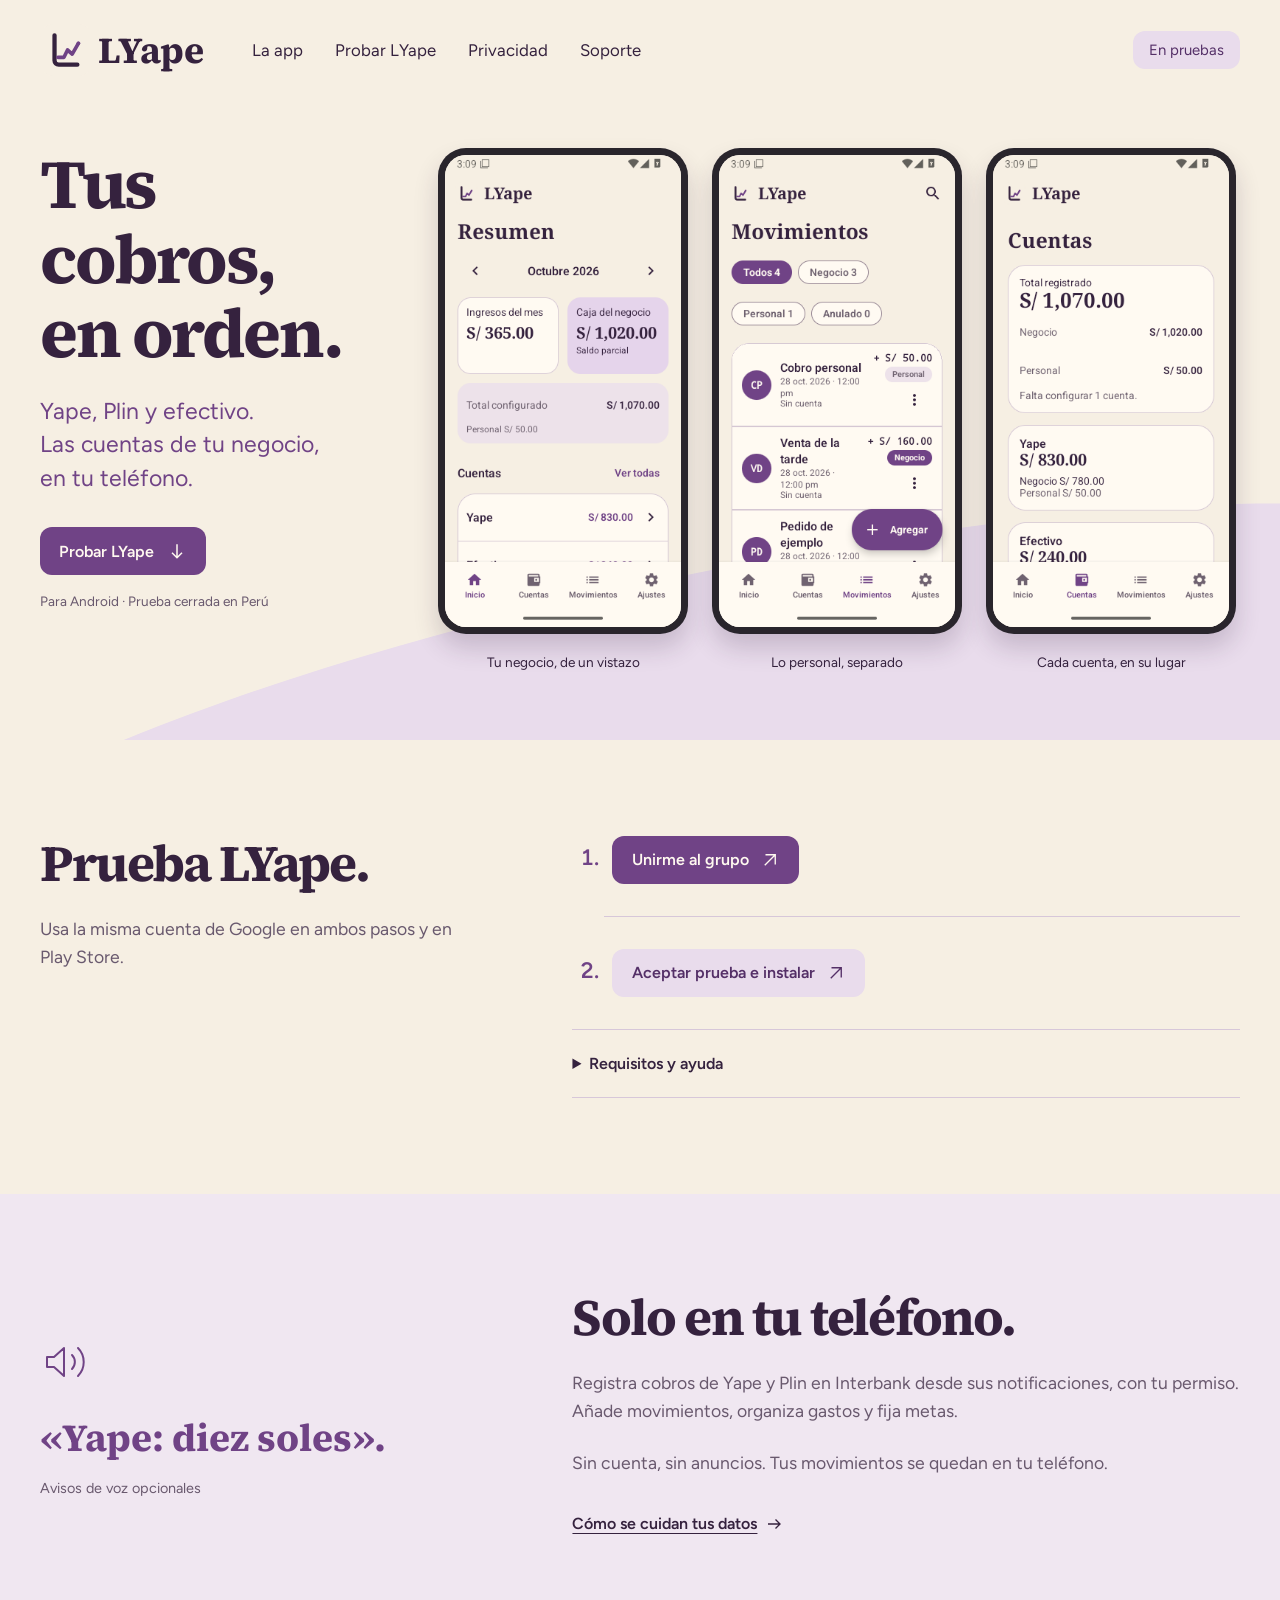
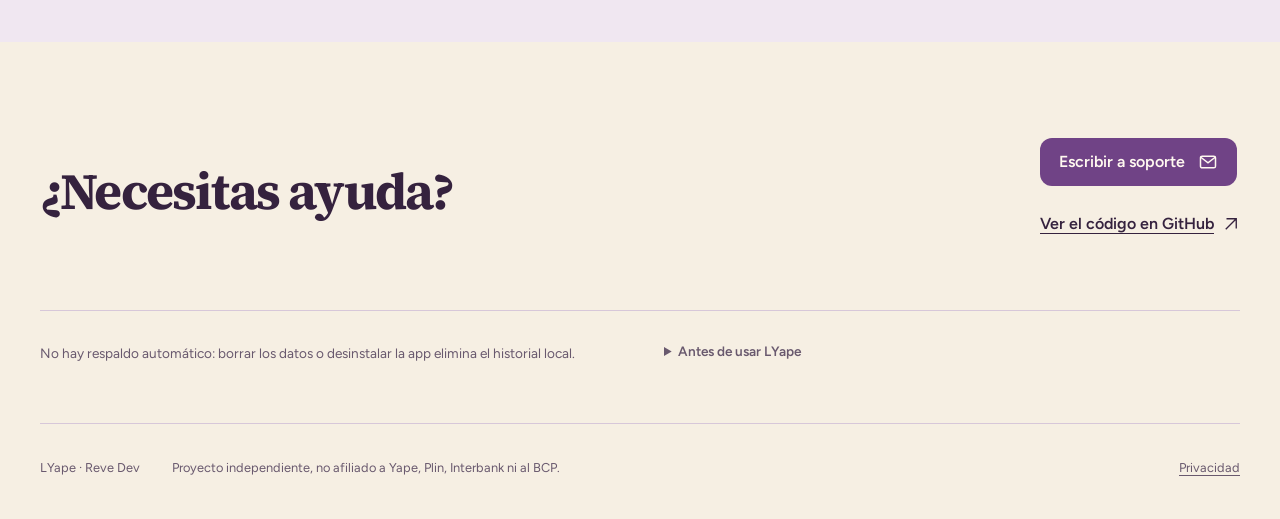
<file: website/index.html>
<!doctype html>
<html lang="es-PE">
<head>
  <meta charset="utf-8">
  <meta name="viewport" content="width=device-width, initial-scale=1">
  <meta name="theme-color" content="#F6EFE3">
  <meta name="description" content="Registra cobros de Yape y Plin, separa lo personal y lleva las cuentas de tu negocio en tu teléfono. LYape para Android, de código abierto.">
  <meta name="referrer" content="strict-origin-when-cross-origin">
  <title>LYape — Tus cobros, en orden</title>
  <link rel="canonical" href="https://lyape.yerry.me/">
  <meta property="og:type" content="website">
  <meta property="og:title" content="LYape — Tus cobros, en orden">
  <meta property="og:description" content="Las cuentas de tu negocio, en tu teléfono. Para Android. En pruebas.">
  <meta property="og:url" content="https://lyape.yerry.me/">
  <meta property="og:image" content="https://lyape.yerry.me/assets/feature.png">
  <link rel="icon" href="assets/logo.svg" type="image/svg+xml">
  <link rel="preload" href="assets/fonts/source-serif-bold.ttf" as="font" type="font/ttf" crossorigin>
  <link rel="stylesheet" href="styles.css?v=20261030-concise">
</head>
<body>
  <a class="skip-link" href="#contenido">Saltar al contenido</a>
  <header class="site-header wrap">
    <a class="brand" href="./" aria-label="LYape, inicio"><img src="assets/logo.svg" alt="" width="52" height="52"><span>LYape</span></a>
    <nav aria-label="Navegación principal">
      <a href="#la-app">La app</a>
      <a href="#prueba">Probar LYape</a>
      <a href="privacidad/">Privacidad</a>
      <a href="#soporte">Soporte</a>
    </nav>
    <span class="status">En pruebas</span>
  </header>
  <main id="contenido">
    <section class="hero" aria-labelledby="titulo">
      <div class="hero-inner wrap">
        <div class="hero-copy">
          <h1 id="titulo">Tus cobros,<br>en orden.</h1>
          <p class="intro">Yape, Plin y efectivo.<br> Las cuentas de tu negocio,<br> en tu teléfono.</p>
          <a class="button" href="#prueba">Probar LYape <svg viewBox="0 0 24 24" width="20" height="20" fill="none" stroke="currentColor" stroke-width="1.8" aria-hidden="true"><path d="M12 4v16m-6-6 6 6 6-6"/></svg></a>
          <p class="availability">Para Android · Prueba cerrada en Perú</p>
        </div>
        <div class="app-showcase" id="la-app">
          <div class="screens" role="region" aria-label="Capturas de LYape. Desliza para ver las tres pantallas." tabindex="0">
            <figure>
              <a class="phone" href="assets/01-inicio.png" aria-label="Ampliar captura de Inicio"><img src="assets/01-inicio.png" width="320" height="640" alt="Inicio: ingresos del mes, caja del negocio y resumen de cuentas." fetchpriority="high"></a>
              <figcaption>Tu negocio, de un vistazo</figcaption>
            </figure>
            <figure>
              <a class="phone" href="assets/02-movimientos.png" aria-label="Ampliar captura de Movimientos"><img src="assets/02-movimientos.png" width="320" height="640" alt="Movimientos: cobros clasificados como negocio o personal, con sus importes."></a>
              <figcaption>Lo personal, separado</figcaption>
            </figure>
            <figure>
              <a class="phone" href="assets/03-cuentas.png" aria-label="Ampliar captura de Cuentas"><img src="assets/03-cuentas.png" width="320" height="640" alt="Cuentas: total registrado y saldos de Yape y efectivo, separados entre negocio y personal."></a>
              <figcaption>Cada cuenta, en su lugar</figcaption>
            </figure>
          </div>
          <p class="swipe-hint">Desliza para ver más.</p>
        </div>
      </div>
    </section>
    <section class="testing wrap" id="prueba" aria-labelledby="testing-title">
      <div class="testing-intro">
        <h2 id="testing-title">Prueba LYape.</h2>
        <p>Usa la misma cuenta de Google en ambos pasos y en Play Store.</p>
      </div>
      <div class="testing-guide">
        <ol class="testing-steps" aria-label="Pasos para participar en la prueba">
          <li>
            <a class="button" href="https://groups.google.com/g/reve-app-testers" target="_blank" rel="noopener noreferrer" aria-describedby="testing-new-tab">Unirme al grupo <svg viewBox="0 0 24 24" width="18" height="18" fill="none" stroke="currentColor" stroke-width="1.8" aria-hidden="true"><path d="m5 19 14-14M6 5h13v13"/></svg></a>
          </li>
          <li>
            <a class="button button-secondary" href="https://play.google.com/apps/testing/com.lyape" target="_blank" rel="noopener noreferrer" aria-describedby="testing-new-tab">Aceptar prueba e instalar <svg viewBox="0 0 24 24" width="18" height="18" fill="none" stroke="currentColor" stroke-width="1.8" aria-hidden="true"><path d="m5 19 14-14M6 5h13v13"/></svg></a>
          </li>
        </ol>
        <span class="visually-hidden" id="testing-new-tab">Se abre en otra pestaña.</span>
        <details class="testing-help">
          <summary>Requisitos y ayuda</summary>
          <p>Necesitas Android 8 o posterior y una cuenta de Play Store de Perú. Tras unirte al grupo, acepta la prueba para instalar desde Google Play.</p>
          <p>Si no puedes acceder, comprueba tu cuenta y tu pertenencia al grupo. Si acabas de unirte, espera unos minutos y reintenta.</p>
          <p>El registro se hace en Google. Los administradores del grupo pueden ver tu correo. <a href="privacidad/#website-title">Privacidad</a>.</p>
          <a class="text-link" href="mailto:soporte@yerry.me">Pedir ayuda a soporte</a>
        </details>
      </div>
    </section>
    <section class="local-section" id="como-funciona" aria-labelledby="local-title">
      <div class="wrap local-inner">
        <div class="voice-example">
          <svg viewBox="0 0 48 48" width="48" height="48" fill="none" stroke="currentColor" stroke-width="2" stroke-linecap="round" stroke-linejoin="round" aria-hidden="true"><path d="m24 10-10 9H7v10h7l10 9V10Zm8 7a10 10 0 0 1 0 14m6-21a20 20 0 0 1 0 28"/></svg>
          <p>«Yape: diez soles».</p>
          <span>Avisos de voz opcionales</span>
        </div>
        <div class="local-copy">
          <h2 id="local-title">Solo en tu teléfono.</h2>
          <p>Registra cobros de Yape y Plin en Interbank desde sus notificaciones, con tu permiso. Añade movimientos, organiza gastos y fija metas.</p>
          <p>Sin cuenta, sin anuncios. Tus movimientos se quedan en tu teléfono.</p>
          <a class="text-link" href="privacidad/">Cómo se cuidan tus datos <svg viewBox="0 0 24 24" width="18" height="18" fill="none" stroke="currentColor" stroke-width="1.8" aria-hidden="true"><path d="M4 12h16m-6-6 6 6-6 6"/></svg></a>
        </div>
      </div>
    </section>
    <section class="support wrap" id="soporte" aria-labelledby="support-title">
      <div>
        <h2 id="support-title">¿Necesitas ayuda?</h2>
      </div>
      <div class="support-actions">
        <a class="button" href="mailto:soporte@yerry.me">Escribir a soporte <svg viewBox="0 0 24 24" width="20" height="20" fill="none" stroke="currentColor" stroke-width="1.8" aria-hidden="true"><rect x="3" y="5" width="18" height="14" rx="2"/><path d="m3 6 9 7 9-7"/></svg></a>
        <a class="text-link" href="https://github.com/Reve7339/lyape">Ver el código en GitHub <svg viewBox="0 0 24 24" width="18" height="18" fill="none" stroke="currentColor" stroke-width="1.8" aria-hidden="true"><path d="m5 19 14-14M6 5h13v13"/></svg></a>
      </div>
    </section>
    <aside class="limits wrap" aria-label="Qué debes saber">
      <p>No hay respaldo automático: borrar los datos o desinstalar la app elimina el historial local.</p>
      <details class="usage-help">
        <summary>Antes de usar LYape</summary>
        <p>LYape no mueve dinero ni consulta saldos bancarios. Los saldos son estimaciones: confirma los pagos en tu app bancaria. Plin solo está confirmado con Interbank.</p>
        <p>La captura depende de los permisos, las notificaciones y las restricciones de Android. Los avisos de voz necesitan una voz local compatible.</p>
      </details>
    </aside>
  </main>
  <footer class="site-footer wrap">
    <p>LYape · Reve Dev</p>
    <p>Proyecto independiente, no afiliado a Yape, Plin, Interbank ni al BCP.</p>
    <a href="privacidad/">Privacidad</a>
  </footer>
</body>
</html>
</file>
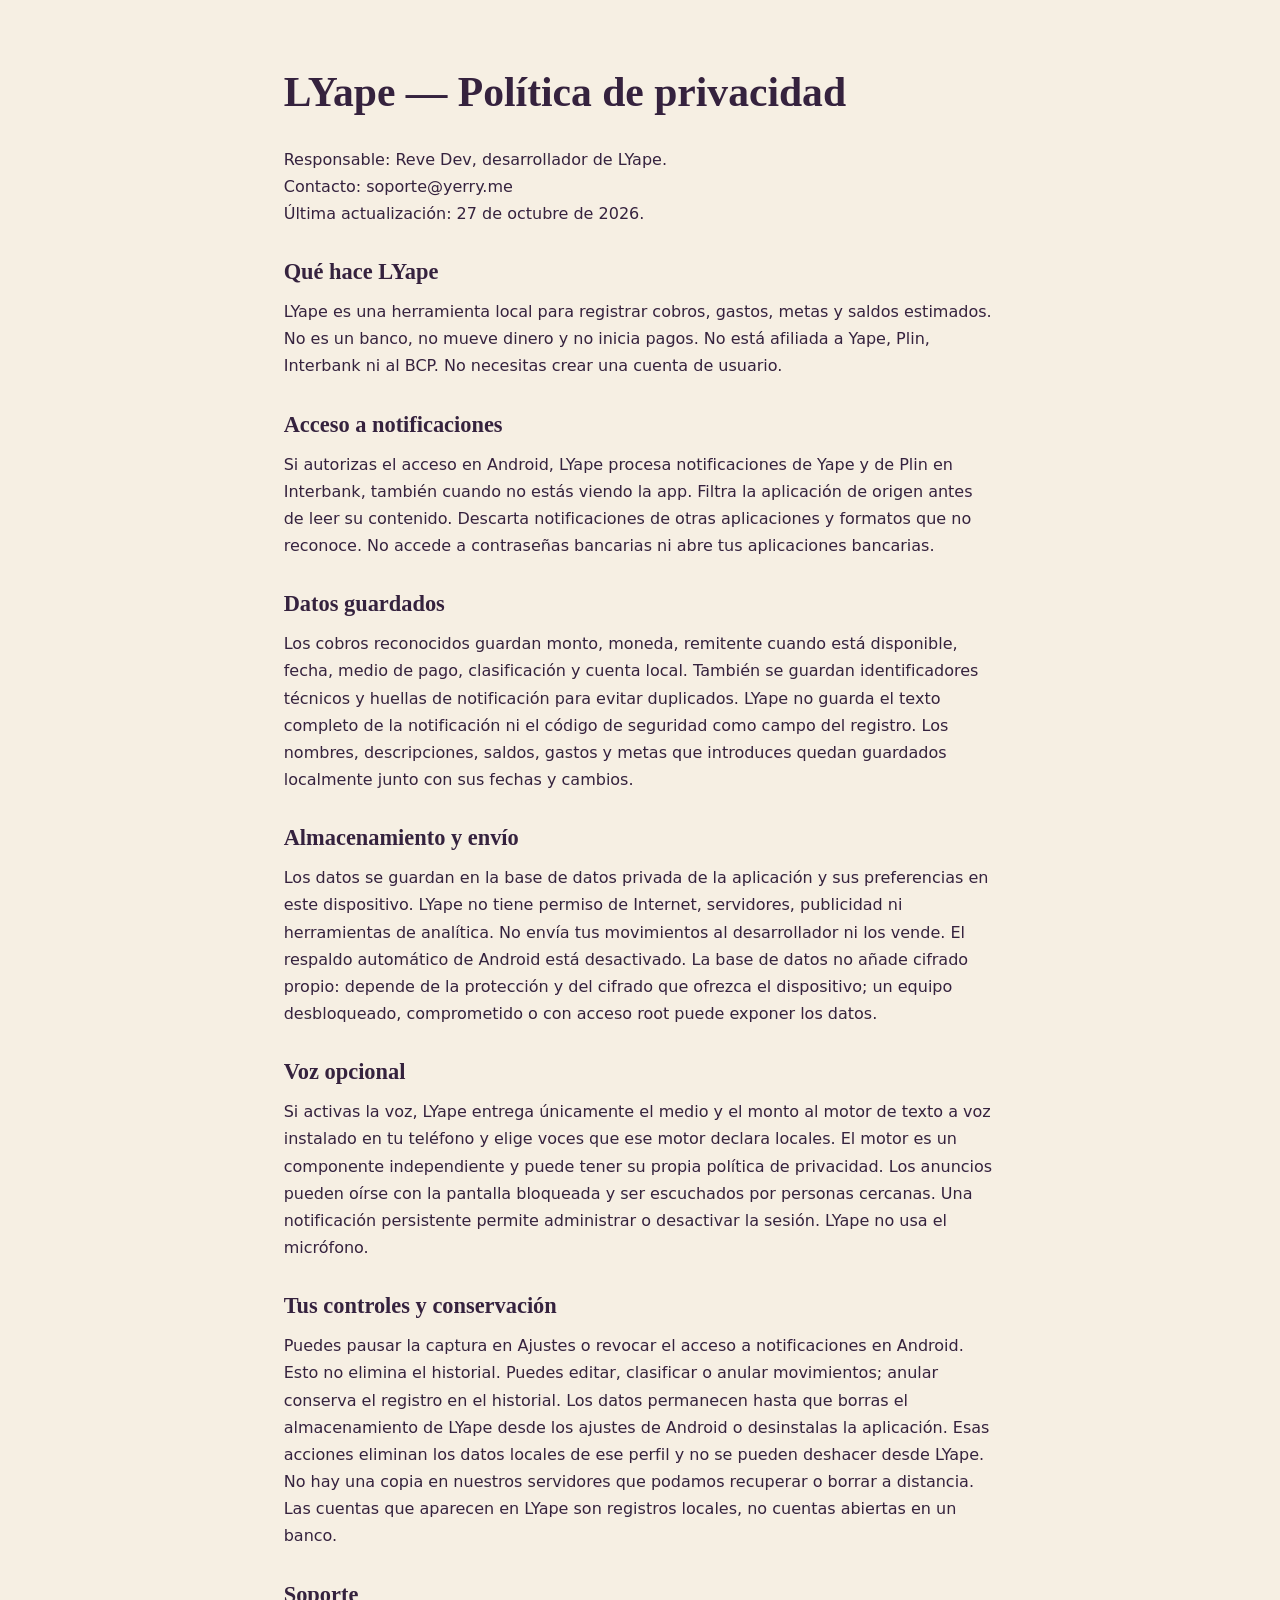
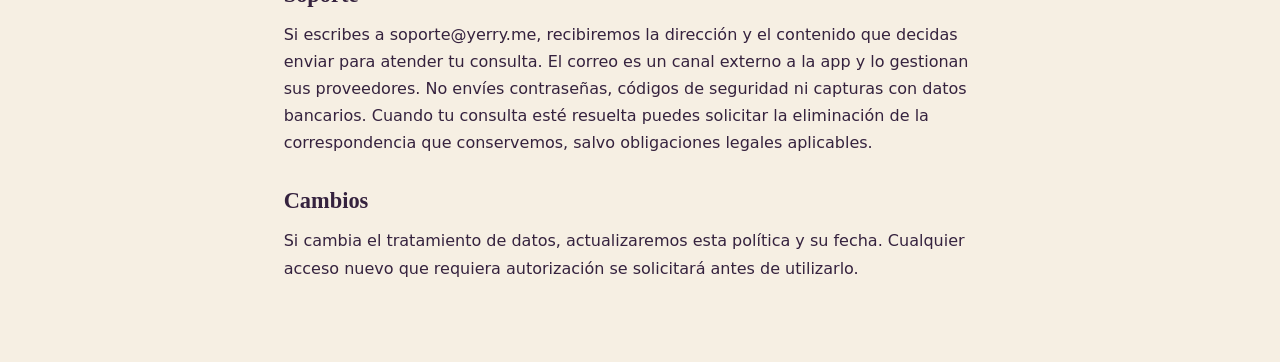
<file: play/site/index.html>
<!doctype html>
<html lang="es"><head><meta charset="utf-8">
<meta name="viewport" content="width=device-width,initial-scale=1">
<title>LYape · Política de privacidad</title>
<meta name="description" content="Cómo LYape utiliza las notificaciones y guarda tus registros en el dispositivo.">
<style>
:root{color-scheme:light;background:#F6EFE3;color:#35223E;font-family:system-ui,sans-serif}
body{margin:0}main{max-width:70ch;margin:auto;padding:40px 24px 64px}
h1,h2{font-family:Georgia,serif;line-height:1.2}h1{font-size:clamp(1.8rem,5vw,2.6rem)}
h2{font-size:1.4rem;margin:32px 0 12px}p{font-size:1rem;line-height:1.7;margin:0 0 16px}
.contact{white-space:pre-line}::selection{background:#CDA5DF;color:#35223E}
@media(prefers-reduced-motion:no-preference){html{scroll-behavior:smooth}}
</style></head><body><main><h1>LYape — Política de privacidad</h1>
<p class="contact">Responsable: Reve Dev, desarrollador de LYape.
Contacto: soporte@yerry.me
Última actualización: 27 de octubre de 2026.</p>
<section><h2>Qué hace LYape</h2><p>LYape es una herramienta local para registrar cobros, gastos, metas y saldos estimados. No es un banco, no mueve dinero y no inicia pagos. No está afiliada a Yape, Plin, Interbank ni al BCP. No necesitas crear una cuenta de usuario.</p></section>
<section><h2>Acceso a notificaciones</h2><p>Si autorizas el acceso en Android, LYape procesa notificaciones de Yape y de Plin en Interbank, también cuando no estás viendo la app. Filtra la aplicación de origen antes de leer su contenido. Descarta notificaciones de otras aplicaciones y formatos que no reconoce. No accede a contraseñas bancarias ni abre tus aplicaciones bancarias.</p></section>
<section><h2>Datos guardados</h2><p>Los cobros reconocidos guardan monto, moneda, remitente cuando está disponible, fecha, medio de pago, clasificación y cuenta local. También se guardan identificadores técnicos y huellas de notificación para evitar duplicados. LYape no guarda el texto completo de la notificación ni el código de seguridad como campo del registro. Los nombres, descripciones, saldos, gastos y metas que introduces quedan guardados localmente junto con sus fechas y cambios.</p></section>
<section><h2>Almacenamiento y envío</h2><p>Los datos se guardan en la base de datos privada de la aplicación y sus preferencias en este dispositivo. LYape no tiene permiso de Internet, servidores, publicidad ni herramientas de analítica. No envía tus movimientos al desarrollador ni los vende. El respaldo automático de Android está desactivado. La base de datos no añade cifrado propio: depende de la protección y del cifrado que ofrezca el dispositivo; un equipo desbloqueado, comprometido o con acceso root puede exponer los datos.</p></section>
<section><h2>Voz opcional</h2><p>Si activas la voz, LYape entrega únicamente el medio y el monto al motor de texto a voz instalado en tu teléfono y elige voces que ese motor declara locales. El motor es un componente independiente y puede tener su propia política de privacidad. Los anuncios pueden oírse con la pantalla bloqueada y ser escuchados por personas cercanas. Una notificación persistente permite administrar o desactivar la sesión. LYape no usa el micrófono.</p></section>
<section><h2>Tus controles y conservación</h2><p>Puedes pausar la captura en Ajustes o revocar el acceso a notificaciones en Android. Esto no elimina el historial. Puedes editar, clasificar o anular movimientos; anular conserva el registro en el historial. Los datos permanecen hasta que borras el almacenamiento de LYape desde los ajustes de Android o desinstalas la aplicación. Esas acciones eliminan los datos locales de ese perfil y no se pueden deshacer desde LYape. No hay una copia en nuestros servidores que podamos recuperar o borrar a distancia. Las cuentas que aparecen en LYape son registros locales, no cuentas abiertas en un banco.</p></section>
<section><h2>Soporte</h2><p>Si escribes a soporte@yerry.me, recibiremos la dirección y el contenido que decidas enviar para atender tu consulta. El correo es un canal externo a la app y lo gestionan sus proveedores. No envíes contraseñas, códigos de seguridad ni capturas con datos bancarios. Cuando tu consulta esté resuelta puedes solicitar la eliminación de la correspondencia que conservemos, salvo obligaciones legales aplicables.</p></section>
<section><h2>Cambios</h2><p>Si cambia el tratamiento de datos, actualizaremos esta política y su fecha. Cualquier acceso nuevo que requiera autorización se solicitará antes de utilizarlo.</p></section>
</main></body></html>
</file>
<file: website/styles.css>
@font-face{font-family:"LYape Serif";src:url("assets/fonts/source-serif-bold.ttf") format("truetype");font-weight:700;font-style:normal;font-display:swap}
@font-face{font-family:"Figtree";src:url("assets/fonts/figtree-regular.ttf") format("truetype");font-weight:400;font-style:normal;font-display:swap}
@font-face{font-family:"Figtree";src:url("assets/fonts/figtree-semibold.ttf") format("truetype");font-weight:600;font-style:normal;font-display:swap}
:root{color-scheme:light;--cream:#F6EFE3;--paper:#FFF9F0;--grape:#35223E;--purple:#704386;--purple-dark:#542F67;--lavender:#E9DCEC;--lavender-light:#F0E7F1;--muted:#69596E;--line:#D7C7D9;--bezel:#29252C;--shadow:rgba(53,34,62,.19);--serif:"LYape Serif",Georgia,serif;--sans:"Figtree",sans-serif;--ease:cubic-bezier(.16,1,.3,1);--s1:.5rem;--s2:1rem;--s3:1.5rem;--s4:2rem;--s5:3rem;--s6:4rem;--s7:6rem;background:var(--cream);color:var(--grape);font-family:var(--sans);font-size:16px;scrollbar-color:var(--purple) var(--cream);caret-color:var(--purple)}
*{box-sizing:border-box}
body{margin:0}
::selection{background:var(--purple);color:var(--paper)}
a{color:inherit;text-underline-offset:.23em;text-decoration-thickness:1px;touch-action:manipulation;-webkit-tap-highlight-color:transparent}
a:hover{color:var(--purple)}
:focus-visible{outline:3px solid var(--purple);outline-offset:5px}
img{display:block;max-width:100%;height:auto}
svg{flex:none}
p{line-height:1.6;margin:0 0 var(--s3)}
h1,h2{font-family:var(--serif);font-weight:700;line-height:1.08;letter-spacing:-.035em;text-wrap:balance;margin:0 0 var(--s3)}
h2{font-size:clamp(2.2rem,4vw,3.7rem)}
.wrap{width:min(100% - 5rem,1340px);margin-inline:auto}
.skip-link{position:absolute;left:var(--s2);top:var(--s2);z-index:5;padding:var(--s2);background:var(--grape);color:var(--paper);transform:translateY(-200%)}
.skip-link:focus{transform:none}
.skip-link:hover{color:var(--paper)}
.visually-hidden{position:absolute;width:1px;height:1px;padding:0;margin:-1px;overflow:hidden;clip-path:inset(50%);white-space:nowrap;border:0}
.site-header{display:flex;align-items:center;gap:var(--s5);padding-block:var(--s3)}
.brand{display:inline-flex;align-items:center;gap:.4rem;text-decoration:none;font-family:var(--serif);font-size:2.3rem;font-weight:700;line-height:1}
.brand img{width:52px;height:52px}
.site-header nav{display:flex;gap:var(--s4);align-items:center}
.site-header nav a{padding-block:.75rem;text-decoration:none;font-size:1.05rem}
.site-header nav a:hover{text-decoration:underline}
.status{margin-left:auto;background:var(--lavender);color:var(--purple-dark);border-radius:12px;padding:.65rem 1rem;font-size:.93rem;white-space:nowrap}
.hero{position:relative;isolation:isolate;overflow:hidden}
.hero::before{content:"";position:absolute;z-index:-1;width:130%;height:330px;left:-10%;bottom:-165px;background:var(--lavender);border-radius:50%;transform:rotate(-12deg)}
.hero-inner{display:grid;grid-template-columns:.9fr 2fr;gap:var(--s4);align-items:center;padding-block:var(--s4) var(--s5)}
.hero-copy{padding-bottom:var(--s6)}
h1{font-size:clamp(3.2rem,5.4vw,5.2rem)}
.intro{font-size:clamp(1.12rem,1.8vw,1.65rem);line-height:1.45;color:var(--purple);margin-bottom:var(--s4)}
.button{display:inline-flex;align-items:center;justify-content:center;gap:.8rem;min-height:48px;padding:.85rem 1.2rem;border-radius:12px;background:var(--purple);color:var(--paper);font-weight:600;text-decoration:none;transition:background-color 160ms var(--ease)}
.button:hover{background:var(--purple-dark);color:var(--paper)}
.availability{font-size:.85rem;color:var(--muted);max-width:26ch;margin-top:var(--s2);margin-bottom:0}
.app-showcase{min-width:0;scroll-margin-top:var(--s2)}
.screens{display:grid;grid-template-columns:repeat(3,minmax(0,1fr));gap:var(--s3);padding:var(--s2) .25rem var(--s2)}
figure{min-width:0;margin:0}
.phone{display:block;padding:7px;background:var(--bezel);border-radius:28px;box-shadow:0 14px 24px var(--shadow);text-decoration:none}
.phone img{width:100%;border-radius:21px;aspect-ratio:1/2;object-fit:contain;background:var(--cream)}
.phone:hover{box-shadow:0 16px 28px var(--shadow)}
figcaption{text-align:center;font-size:.85rem;line-height:1.4;margin:1.2rem -.25rem .25rem;color:var(--grape)}
.swipe-hint{display:none;margin:var(--s1) 0 0;font-size:.8rem;color:var(--muted)}
.testing{display:grid;grid-template-columns:.85fr 1.3fr;gap:var(--s7);padding-block:var(--s7);scroll-margin-top:var(--s4)}
.testing-intro,.testing-guide{min-width:0}
.testing-intro>p{max-width:48ch;color:var(--muted);font-size:1.1rem}
.testing-steps{list-style:decimal;margin:0;padding-left:var(--s4)}
.testing-steps li{padding:0 0 var(--s4) var(--s1)}
.testing-steps li+li{border-top:1px solid var(--line);padding-top:var(--s4)}
.testing-steps li::marker{color:var(--purple);font-size:1.4rem;font-weight:600}
.testing .button{max-width:100%;text-align:center}
.button-secondary{background:var(--lavender);color:var(--purple-dark)}
.button-secondary:hover{background:var(--purple-dark);color:var(--paper)}
.testing-help{border-block:1px solid var(--line);padding-block:var(--s1)}
.testing-help summary,.usage-help summary{min-height:48px;padding-block:var(--s2);font-weight:600;cursor:pointer;touch-action:manipulation}
.testing-help summary:hover,.usage-help summary:hover{color:var(--purple)}
.testing-help p{color:var(--muted);margin-block:var(--s2);max-width:65ch}
@media(max-width:1050px){.testing{gap:var(--s5)}}
@media(max-width:900px){.testing{grid-template-columns:1fr;gap:var(--s4);padding-block:var(--s6)}.testing-intro>p{max-width:65ch}.site-header{flex-wrap:wrap}.site-header nav{order:3;width:100%;flex-wrap:wrap;gap:var(--s3)}}
@media(max-width:600px){.testing-intro>p{font-size:1rem}.testing h2{font-size:2.2rem}.testing-steps{padding-left:var(--s3)}.testing-steps li{padding-left:var(--s1)}.testing .button{width:100%}.testing .button svg{width:16px;height:16px}}
.local-section{background:var(--lavender-light);padding-block:var(--s7)}
.local-inner{display:grid;grid-template-columns:.85fr 1.3fr;gap:var(--s7);align-items:center}
.local-copy p{max-width:65ch;font-size:1.1rem;color:var(--muted)}
.text-link{display:inline-flex;align-items:center;gap:var(--s1);font-weight:600;min-height:44px}
.voice-example{padding:var(--s4) 0;max-width:26rem;color:var(--purple)}
.voice-example svg{margin-bottom:var(--s3)}
.voice-example p{font-family:var(--serif);font-size:clamp(1.8rem,3vw,2.6rem);line-height:1.25;margin-bottom:var(--s2)}
.voice-example span{font-size:.9rem;color:var(--muted)}
.support{display:flex;justify-content:space-between;align-items:center;gap:var(--s6);padding-block:var(--s7) var(--s6)}
.support h2{margin-bottom:0}
.support-actions{display:flex;align-items:flex-start;flex-direction:column;gap:var(--s2)}
.limits{padding-block:var(--s4);border-top:1px solid var(--line);display:grid;grid-template-columns:1fr 1fr;gap:var(--s5);color:var(--muted);font-size:.85rem}
.limits p{margin:0;max-width:72ch}
.usage-help summary{padding-top:0}
.usage-help p+p{margin-top:var(--s2)}
.site-footer{display:flex;align-items:baseline;gap:var(--s4);padding-block:var(--s3) var(--s4);border-top:1px solid var(--line);font-size:.8rem;color:var(--muted)}
.site-footer p{margin:0}.site-footer p:nth-child(2){flex:1}.site-footer a{padding-block:.75rem}
.policy-body main{max-width:74ch;padding:var(--s5) var(--s3) var(--s7);margin:auto}
.policy-body h1{font-size:clamp(2.3rem,5vw,3.5rem)}
.policy-body h2{font-size:1.65rem;margin-top:var(--s5);margin-bottom:var(--s2)}
.policy-body p{font-size:1.05rem;line-height:1.75}
.policy-body .contact{white-space:pre-line;color:var(--muted)}
.policy-back{margin-bottom:var(--s4);min-height:44px}
.website-notice{border-top:1px solid var(--line);padding-top:var(--s3);margin-top:var(--s5);color:var(--muted)}
@media(min-width:901px) and (prefers-reduced-motion:no-preference){.phone{animation:settle 420ms var(--ease) both}.screens figure:nth-child(2) .phone{animation-delay:60ms}.screens figure:nth-child(3) .phone{animation-delay:120ms}@keyframes settle{from{transform:translateY(9px);box-shadow:0 4px 8px var(--shadow)}to{transform:none;box-shadow:0 14px 24px var(--shadow)}}}
@media(max-width:1050px){.wrap{width:calc(100% - 3rem)}.hero-inner{grid-template-columns:.85fr 1.65fr;gap:var(--s3)}h1{font-size:3.4rem}.screens{gap:.85rem}.phone{padding:5px;border-radius:20px}.phone img{border-radius:15px}.local-inner{gap:var(--s5)}.site-header{gap:var(--s4)}}
@media(max-width:900px){.hero-inner{display:block;padding-top:var(--s3)}.hero-copy{padding-bottom:var(--s4);max-width:36rem}.intro{font-size:1.35rem}.intro br{display:none}.hero-copy h1{font-size:clamp(3rem,7.3vw,4.8rem)}.availability{max-width:none}.screens{gap:var(--s3);max-width:780px}.phone{padding:7px;border-radius:26px}.phone img{border-radius:19px}.local-inner{grid-template-columns:.8fr 1.2fr;gap:var(--s4)}.local-section{padding-block:var(--s6)}.support{gap:var(--s4)}.hero::before{bottom:-185px}}
@media(max-width:600px){.wrap{width:calc(100% - 2.5rem)}.site-header{gap:var(--s2);flex-wrap:wrap;padding-block:var(--s2)}.brand{font-size:1.9rem}.brand img{width:42px;height:42px}.site-header nav{order:3;width:100%;gap:var(--s4)}.status{font-size:.8rem;padding:.5rem .75rem}.hero-copy h1{font-size:3.45rem}.hero-copy{padding-bottom:var(--s3)}.intro{font-size:1.23rem;max-width:26ch}.screens{display:flex;overflow-x:auto;scroll-snap-type:x mandatory;gap:var(--s3);padding:var(--s2) .35rem var(--s4);scrollbar-width:thin;scrollbar-color:var(--purple) var(--lavender);scroll-padding-inline:.35rem}.screens figure{flex:0 0 min(73vw,270px);scroll-snap-align:start}.swipe-hint{display:block}.hero::before{height:380px;bottom:-185px;width:180%;left:-40%}.local-inner{display:flex;flex-direction:column-reverse;align-items:stretch;gap:var(--s4)}.local-copy p{font-size:1rem}.voice-example{padding:var(--s2) 0 0}.voice-example svg{width:32px;height:32px;margin-bottom:var(--s2)}.voice-example p{font-size:1.8rem}.support{flex-direction:column;align-items:flex-start;padding-block:var(--s6) var(--s5)}.limits{grid-template-columns:1fr;gap:var(--s3)}.site-footer{flex-wrap:wrap;gap:var(--s2);padding-bottom:var(--s3)}.site-footer p:nth-child(2){order:3;flex-basis:100%}.site-footer a{margin-left:auto}.policy-body main{padding-top:var(--s3)}}
@media(prefers-reduced-motion:reduce){*,*::before,*::after{animation:none!important;scroll-behavior:auto!important;transition:none!important}}
</file>
